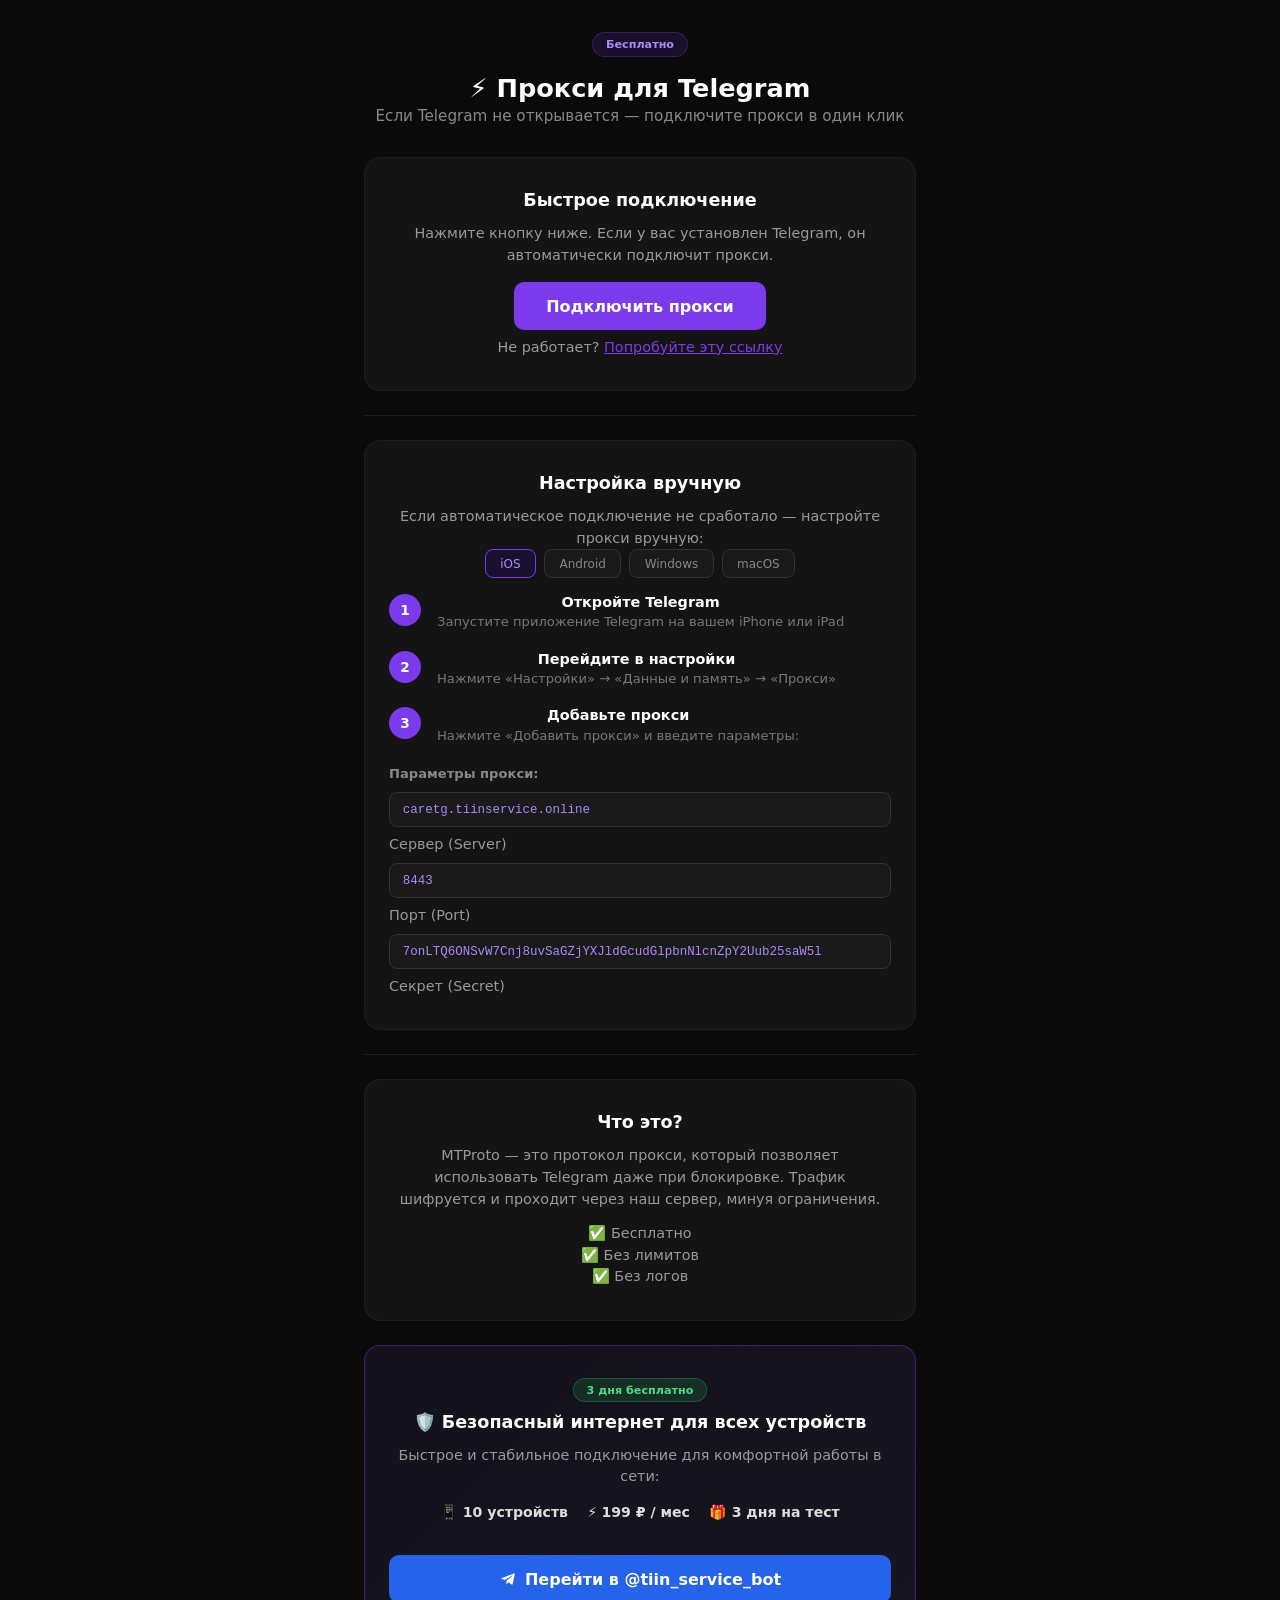
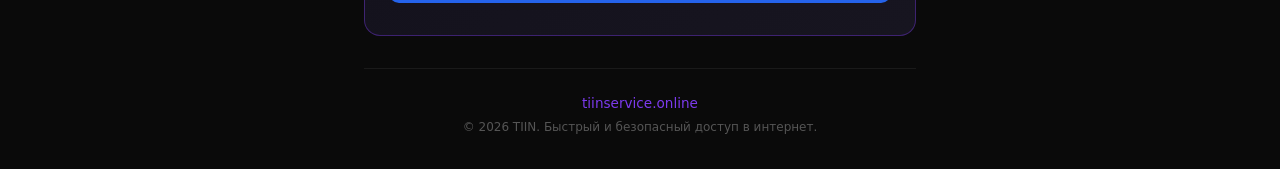
<file: website/proxy_page.html>
<!DOCTYPE html>
<html lang="ru">
<head>
<meta charset="utf-8">
<meta name="viewport" content="width=device-width,initial-scale=1">
<title>TIIN — Прокси для Telegram</title>
<style>
* { margin: 0; padding: 0; box-sizing: border-box; }
body { font-family: -apple-system, system-ui, 'Segoe UI', Roboto, sans-serif;
       background: #0a0a0a; color: #e5e5e5; min-height: 100vh;
       -webkit-font-smoothing: antialiased; }
.container { max-width: 600px; margin: 0 auto; padding: 2rem 1.5rem; }
.header { text-align: center; margin-bottom: 2rem; }
.header h1 { font-size: 1.6rem; font-weight: 800; color: #fff; margin-bottom: .3rem; }
.header p { color: #888; font-size: .95rem; }
.card { background: #141414; border: 1px solid #1e1e1e; border-radius: 16px;
        padding: 2rem 1.5rem; margin-bottom: 1.5rem; text-align: center; }
.card h2 { font-size: 1.1rem; font-weight: 700; color: #fff; margin-bottom: .8rem; }
.card p { color: #999; font-size: .9rem; line-height: 1.5; }
.btn { display: inline-block; padding: .9rem 2rem; background: #7c3aed; color: #fff;
       text-decoration: none; border-radius: 10px; font-size: 1rem; font-weight: 600;
       transition: background .15s; margin-top: 1rem; }
.btn:hover { background: #6d28d9; }
.btn:active { background: #5b21b6; }
.btn-secondary { display: inline-block; padding: .7rem 1.5rem; background: transparent;
       color: #7c3aed; text-decoration: none; border-radius: 10px; font-size: .85rem;
       font-weight: 600; border: 1px solid #7c3aed; margin-top: .8rem;
       transition: background .15s; }
.btn-secondary:hover { background: rgba(124,58,237,.1); }
.divider { border: none; border-top: 1px solid #1e1e1e; margin: 1.5rem 0; }
.steps { text-align: left; }
.step { display: flex; align-items: flex-start; gap: 1rem; margin-bottom: 1.2rem; }
.step-num { flex-shrink: 0; width: 32px; height: 32px; display: flex; align-items: center;
          justify-content: center; background: #7c3aed; color: #fff; border-radius: 50%;
          font-size: .85rem; font-weight: 700; }
.step-body h3 { font-size: .9rem; font-weight: 600; color: #fff; margin-bottom: .2rem; }
.step-body p { font-size: .82rem; color: #777; line-height: 1.4; }
.platform-tabs { display: flex; gap: .5rem; flex-wrap: wrap; justify-content: center; margin-bottom: 1rem; }
.platform-tab { padding: .4rem .9rem; background: #1a1a1a; border: 1px solid #333;
              border-radius: 8px; font-size: .75rem; color: #888; cursor: pointer;
              transition: all .15s; }
.platform-tab.active { border-color: #7c3aed; color: #a78bfa; background: #1a1030; }
.platform-content { display: none; }
.platform-content.active { display: block; }
.copy-box { background: #1a1a1a; border: 1px solid #333; border-radius: 8px;
            padding: .6rem .8rem; font-family: 'SF Mono', 'Fira Code', monospace;
            font-size: .78rem; color: #a78bfa; word-break: break-all; margin-top: .5rem;
            cursor: pointer; user-select: all; }
.copy-box:hover { border-color: #7c3aed; }
.hint { font-size: .75rem; color: #666; margin-top: .4rem; }
.footer { text-align: center; margin-top: 2rem; padding-top: 1.5rem;
         border-top: 1px solid #1a1a1a; }
.footer a { color: #7c3aed; text-decoration: none; font-size: .85rem; }
.footer a:hover { text-decoration: underline; }
.badge { display: inline-block; background: rgba(124,58,237,.15); color: #a78bfa;
         font-size: .7rem; font-weight: 600; padding: .3rem .8rem; border-radius: 20px;
         border: 1px solid rgba(124,58,237,.3); margin-bottom: 1rem; }
</style>
</head>
<body>
<div class="container">

<div class="header">
  <div class="badge">Бесплатно</div>
  <h1>⚡ Прокси для Telegram</h1>
  <p>Если Telegram не открывается — подключите прокси в один клик</p>
</div>

<div class="card">
  <h2>Быстрое подключение</h2>
  <p>Нажмите кнопку ниже. Если у вас установлен Telegram, он автоматически подключит прокси.</p>
  <a class="btn" href="tg://proxy?server=caretg.tiinservice.online&port=8443&secret=7onLTQ6ONSvW7Cnj8uvSaGZjYXJldGcudGlpbnNlcnZpY2Uub25saW5l">Подключить прокси</a>
  <p class="hint">Не работает? <a href="https://t.me/proxy?server=caretg.tiinservice.online&port=8443&secret=7onLTQ6ONSvW7Cnj8uvSaGZjYXJldGcudGlpbnNlcnZpY2Uub25saW5l" style="color:#7c3aed">Попробуйте эту ссылку</a></p>
</div>

<hr class="divider">

<div class="card">
  <h2>Настройка вручную</h2>
  <p>Если автоматическое подключение не сработало — настройте прокси вручную:</p>

  <div class="platform-tabs">
    <div class="platform-tab active" onclick="showPlatform('ios')">iOS</div>
    <div class="platform-tab" onclick="showPlatform('android')">Android</div>
    <div class="platform-tab" onclick="showPlatform('windows')">Windows</div>
    <div class="platform-tab" onclick="showPlatform('macos')">macOS</div>
  </div>

  <div id="platform-ios" class="platform-content active">
    <div class="step">
      <div class="step-num">1</div>
      <div class="step-body"><h3>Откройте Telegram</h3><p>Запустите приложение Telegram на вашем iPhone или iPad</p></div>
    </div>
    <div class="step">
      <div class="step-num">2</div>
      <div class="step-body"><h3>Перейдите в настройки</h3><p>Нажмите «Настройки» → «Данные и память» → «Прокси»</p></div>
    </div>
    <div class="step">
      <div class="step-num">3</div>
      <div class="step-body"><h3>Добавьте прокси</h3><p>Нажмите «Добавить прокси» и введите параметры:</p></div>
    </div>
  </div>

  <div id="platform-android" class="platform-content">
    <div class="step">
      <div class="step-num">1</div>
      <div class="step-body"><h3>Откройте Telegram</h3><p>Запустите приложение Telegram на вашем Android-устройстве</p></div>
    </div>
    <div class="step">
      <div class="step-num">2</div>
      <div class="step-body"><h3>Перейдите в настройки</h3><p>Нажмите ☰ «Настройки» → «Данные и память» → «Прокси»</p></div>
    </div>
    <div class="step">
      <div class="step-num">3</div>
      <div class="step-body"><h3>Добавьте прокси</h3><p>Нажмите «+» и введите параметры:</p></div>
    </div>
  </div>

  <div id="platform-windows" class="platform-content">
    <div class="step">
      <div class="step-num">1</div>
      <div class="step-body"><h3>Откройте Telegram Desktop</h3><p>Запустите Telegram на компьютере</p></div>
    </div>
    <div class="step">
      <div class="step-num">2</div>
      <div class="step-body"><h3>Перейдите в настройки</h3><p>Нажмите ☰ «Settings» → «Advanced» → «Connection type» → «Use custom proxy»</p></div>
    </div>
    <div class="step">
      <div class="step-num">3</div>
      <div class="step-body"><h3>Добавьте MTProto прокси</h3><p>Выберите MTProto и введите параметры:</p></div>
    </div>
  </div>

  <div id="platform-macos" class="platform-content">
    <div class="step">
      <div class="step-num">1</div>
      <div class="step-body"><h3>Откройте Telegram Desktop</h3><p>Запустите Telegram на Mac</p></div>
    </div>
    <div class="step">
      <div class="step-num">2</div>
      <div class="step-body"><h3>Перейдите в настройки</h3><p>Telegram → Settings → Advanced → Connection type → Use custom proxy</p></div>
    </div>
    <div class="step">
      <div class="step-num">3</div>
      <div class="step-body"><h3>Добавьте MTProto прокси</h3><p>Выберите MTProto и введите параметры:</p></div>
    </div>
  </div>

  <div style="margin-top: 1.2rem; text-align: left;">
    <p style="font-size: .82rem; color: #888; margin-bottom: .5rem;"><b>Параметры прокси:</b></p>
    <div class="copy-box" onclick="copyText(this)">caretg.tiinservice.online</div>
    <p class="hint">Сервер (Server)</p>
    <div class="copy-box" onclick="copyText(this)">8443</div>
    <p class="hint">Порт (Port)</p>
    <div class="copy-box" onclick="copyText(this)">7onLTQ6ONSvW7Cnj8uvSaGZjYXJldGcudGlpbnNlcnZpY2Uub25saW5l</div>
    <p class="hint">Секрет (Secret)</p>
  </div>
</div>

<hr class="divider">

<div class="card">
  <h2>Что это?</h2>
  <p>MTProto — это протокол прокси, который позволяет использовать Telegram даже при блокировке. Трафик шифруется и проходит через наш сервер, минуя ограничения.</p>
  <p style="margin-top: .8rem;">✅ Бесплатно</p>
  <p>✅ Без лимитов</p>
  <p>✅ Без логов</p>
</div>

<div class="card" style="border: 1px solid rgba(124, 58, 237, 0.4); background: linear-gradient(135deg, #13111c 0%, #171520 100%);">
  <div class="badge" style="background: rgba(34, 197, 94, 0.15); color: #4ade80; border-color: rgba(34, 197, 94, 0.3); margin-bottom: 0.6rem;">3 дня бесплатно</div>
  <h2>🛡️ Безопасный интернет для всех устройств</h2>
  <p style="margin-bottom: 1rem; color: #999; font-size: 0.9rem;">
    Быстрое и стабильное подключение для комфортной работы в сети:
  </p>
  <div style="display: flex; justify-content: center; gap: 1.2rem; flex-wrap: wrap; margin-bottom: 1.2rem; font-size: 0.88rem; color: #ddd;">
    <div>📱 <b>10 устройств</b></div>
    <div>⚡ <b>199 ₽ / мес</b></div>
    <div>🎁 <b>3 дня на тест</b></div>
  </div>
  <a class="btn" href="https://t.me/tiin_service_bot?start=proxy_page" style="background: #2563eb; display: inline-flex; align-items: center; justify-content: center; gap: 8px; width: 100%; box-sizing: border-box;">
    <svg viewBox="0 0 24 24" width="18" height="18" fill="#fff"><path d="M9.78 18.65l.28-4.23 7.68-6.92c.34-.31-.07-.46-.52-.19L7.74 13.3 3.64 12c-.88-.25-.89-.86.2-1.3l15.97-6.16c.73-.33 1.43.18 1.15 1.3l-2.72 12.81c-.19.91-.74 1.13-1.5.71L12.6 16.3l-1.99 1.93c-.23.23-.42.42-.83.42z"/></svg>
    Перейти в @tiin_service_bot
  </a>
</div>

<div class="footer">
  <a href="https://tiinservice.online">tiinservice.online</a>
  <p style="color: #555; font-size: .75rem; margin-top: .5rem;">© 2026 TIIN. Быстрый и безопасный доступ в интернет.</p>
</div>

</div>

<script>
function showPlatform(name) {
  document.querySelectorAll('.platform-content').forEach(el => el.classList.remove('active'));
  document.querySelectorAll('.platform-tab').forEach(el => el.classList.remove('active'));
  document.getElementById('platform-' + name).classList.add('active');
  event.target.classList.add('active');
}
function copyText(el) {
  const text = el.textContent;
  if (navigator.clipboard) {
    navigator.clipboard.writeText(text);
    el.style.borderColor = '#22c55e';
    el.style.color = '#22c55e';
    setTimeout(() => { el.style.borderColor = '#333'; el.style.color = '#a78bfa'; }, 1000);
  }
}
</script>
</body>
</html>
</file>
